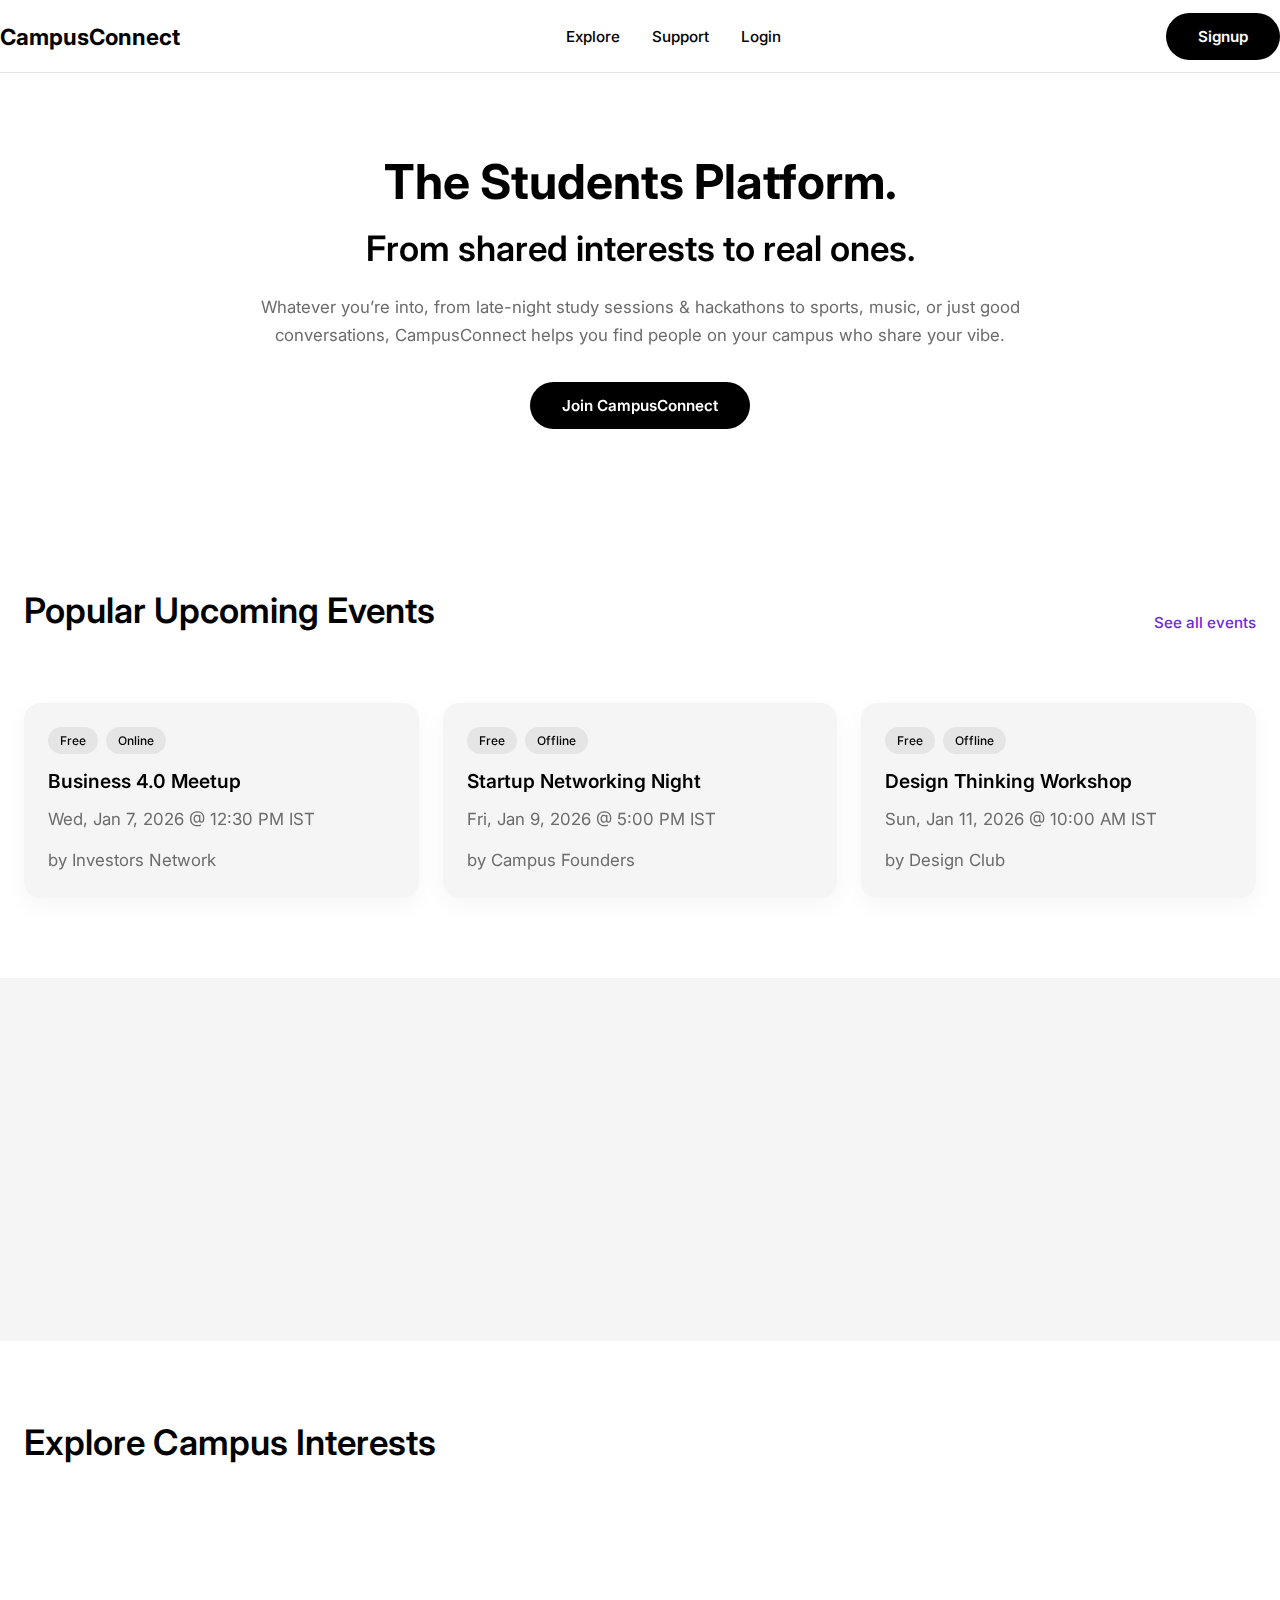
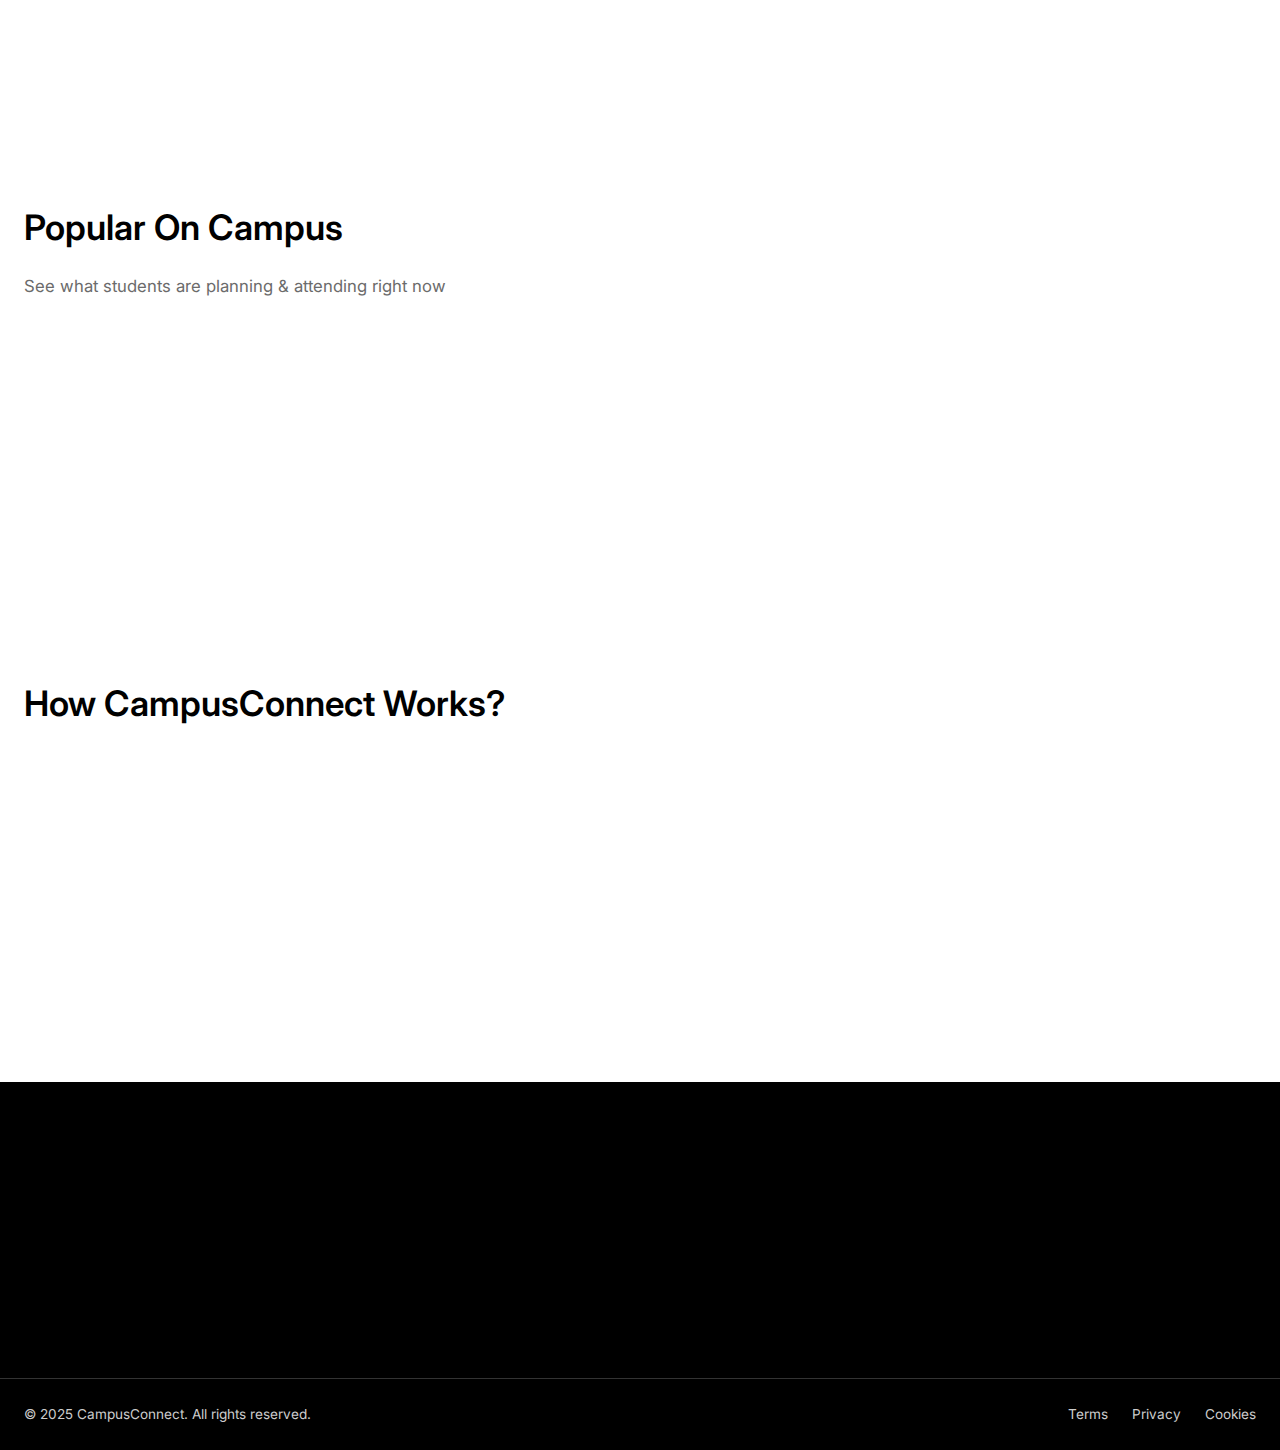
<file: index.html>
<!doctype html>
<html lang="en">
  <head>
    <meta charset="UTF-8" />
    <meta name="viewport" content="width=device-width, initial-scale=1.0" />
    <title>CampusConnect</title>

    <link rel="preconnect" href="https://fonts.googleapis.com" />
    <link rel="preconnect" href="https://fonts.gstatic.com" crossorigin />
    <link
      href="https://fonts.googleapis.com/css2?family=Inter:wght@400;600;700&display=swap"
      rel="stylesheet"
    />

    <link rel="stylesheet" href="frontend/css/style.css" />
    <script src="frontend/js/script.js" defer></script>
  </head>
  <body>
    <!-- navbar -->
    <header class="navbar">
      <div class="container navbar-content">
        <div class="logo">CampusConnect</div>
        <nav class="nav-links">
          <a href="#">Explore</a>
          <a href="#">Support</a>
          <a href="#">Login</a>
        </nav>
        <button class="btn btn-primary">Signup</button>
      </div>
    </header>
    <main>
      <!-- hero section -->
      <section class="section hero">
        <div class="container hero-content fade-up">
          <h1>The Students Platform.</h1>
          <h2>From shared interests to real ones.</h2>
          <p>
            Whatever you’re into, from late-night study sessions & hackathons to
            sports, music, or just good conversations, CampusConnect helps you
            find people on your campus who share your vibe.
          </p>
          <button class="btn btn-primary hero-btn">Join CampusConnect</button>
        </div>
      </section>
      <!-- popular upcoming events -->
      <section class="section events">
        <div class="container">
          <div class="section-header">
            <h2>Popular Upcoming Events</h2>
            <a href="#" class="see-all">See all events</a>
          </div>
          <div class="events-grid">
            <div class="card event-card fade-up" style="transition-delay: 0.1s">
              <div class="event-tags">
                <span class="tag">Free</span>
                <span class="tag">Online</span>
              </div>
              <h3 class="event-title">Business 4.0 Meetup</h3>
              <p class="event-date">Wed, Jan 7, 2026 @ 12:30 PM IST</p>
              <p class="event-organizer">by Investors Network</p>
            </div>
            <div class="card event-card fade-up " style="transition-delay: 0.2s">
              <div class="event-tags">
                <span class="tag">Free</span>
                <span class="tag">Offline</span>
              </div>

              <h3 class="event-title">Startup Networking Night</h3>

              <p class="event-date">Fri, Jan 9, 2026 @ 5:00 PM IST</p>

              <p class="event-organizer">by Campus Founders</p>
            </div>
            <div class="card event-card fade-up" style="transition-delay: 0.3s">
              <div class="event-tags">
                <span class="tag">Free</span>
                <span class="tag">Offline</span>
              </div>

              <h3 class="event-title">Design Thinking Workshop</h3>

              <p class="event-date">Sun, Jan 11, 2026 @ 10:00 AM IST</p>

              <p class="event-organizer">by Design Club</p>
            </div>
          </div>
        </div>
      </section>
      <!-- sub-hero -->
      <section class="section sub-hero">
        <div class="container sub-hero-content fade-up">
          <h2>Join CampusConnect</h2>
          <p>
            Students use CampusConnect to meet new people, discover interests,
            build skills & find their community on campus.
          </p>
          <button class="btn btn-primary sub-hero-btn">SignUp for Free</button>
        </div>
      </section>
      <!-- explore campus interests -->
      <section class="section interests">
        <div class="container">
          <h2>Explore Campus Interests</h2>
          <div class="interests-grid">
            <div class="card interest-card fade-up" style="transition-delay: 0.1s">
              <h3>Tech & Innovation</h3>
              <p>Hackathons, coding clubs, AI, startups & tech talks.</p>
            </div>
            <div class="card interest-card fade-up" style="transition-delay: 0.2s">
              <h3>Career & Professional Growth</h3>
              <p>Workshops, networking, placements & resume building.</p>
            </div>
            <div class="card interest-card fade-up" style="transition-delay: 0.3s">
              <h3>Clubs & Communities</h3>
              <p>Music, dance, art, drama, literature & hobby groups.</p>
            </div>
          </div>
        </div>
      </section>
      <!-- popular on campus -->
      <section class="section popular">
        <div class="container">
          <h2>Popular On Campus</h2>
          <p class="popular-subtext">
            See what students are planning & attending right now
          </p>
          <div class="popular-grid">
            <div class="card popular-card fade-up" style="transition-delay: 0.1s">
              <h3>Hackathons & Tech Events</h3>
              <p>Codeathons, AI meets, startup weekends & tech talks.</p>
            </div>

            <div class="card popular-card fade-up" style="transition-delay: 0.2s">
              <h3>Workshops & Seminars</h3>
              <p>Skill-building sessions, expert talks & certifications.</p>
            </div>

            <div class="card popular-card fade-up" style="transition-delay: 0.3s">
              <h3>Cultural Fests & Shows</h3>
              <p>Dance, music, drama, open mics & cultural nights.</p>
            </div>
            <div class="card popular-card fade-up" style="transition-delay: 0.4s">
              <h3>Sports & Fitness Meets</h3>
              <p>Football matches, yoga sessions, marathons & gym buddies.</p>
            </div>

            <div class="card popular-card fade-up" style="transition-delay: 0.5s">
              <h3>Career & Placement Events</h3>
              <p>Mock interviews, resume reviews & placement prep.</p>
            </div>
          </div>
        </div>
      </section>
      <!-- how it works -->
      <section class="section how-it-works">
        <div class="container">
          <h2>How CampusConnect Works?</h2>
          <div class="steps">
            <div class="card step-card fade-up" style="transition-delay: 0.1s">
              <div class="step-number">1</div>
              <h3>Discover Events & Communities</h3>
              <p>Explore what’s happening on and around your campus.</p>
              <a href="#" class="step-link">Explore Events</a>
            </div>
            <div class="card step-card fade-up" style="transition-delay: 0.2s">
              <div class="step-number">2</div>
              <h3>Find Your People</h3>
              <p>Connect with students who share your interests & goals.</p>
            </div>

            <div class="card step-card fade-up" style="transition-delay: 0.3s">
              <div class="step-number">3</div>
              <h3>Create or Host Events</h3>
              <p>Start a group, host events, or build campus communities.</p>
              <a href="#" class="step-link">Host an Event</a>
            </div>
          </div>
        </div>
      </section>
    </main>
    <!-- footer -->
    <footer class="footer">
      <div class="container footer-content fade-up">
        <!-- brand column -->
        <div class="footer-brand">
          <h3>CampusConnect</h3>
          <p>
            Built by students, for students. Discover events, meet people &
            build campus communities.
          </p>
          <div class="footer-socials">
            <a href="#">LinkedIn</a>
            <a href="#">Instagram</a>
            <a href="#">YouTube</a>
          </div>
        </div>
        <!-- column 1 -->
        <div class="footer-column">
          <h4>Discover</h4>
          <a href="#">Events</a>
          <a href="#">Communities</a>
          <a href="#">Categories</a>
        </div>
        <!-- column 2 -->
        <div class="footer-column">
          <h4>For Students</h4>
          <a href="#">First-year students</a>
          <a href="#">Skill building</a>
          <a href="#">Career prep</a>
        </div>
        <!-- column 3 -->
        <div class="footer-column">
          <h4>For Organizers</h4>
          <a href="#">Host an event</a>
          <a href="#">Create a group</a>
          <a href="#">Campus societies</a>
        </div>
      </div>
      <!-- bottom bar -->
      <div class="footer-bottom">
        <div class="container footer-bottom-content">
          <p>© 2025 CampusConnect. All rights reserved.</p>

          <div class="footer-legal">
            <a href="#">Terms</a>
            <a href="#">Privacy</a>
            <a href="#">Cookies</a>
          </div>
        </div>
      </div>
    </footer>
  </body>
</html>
</file>
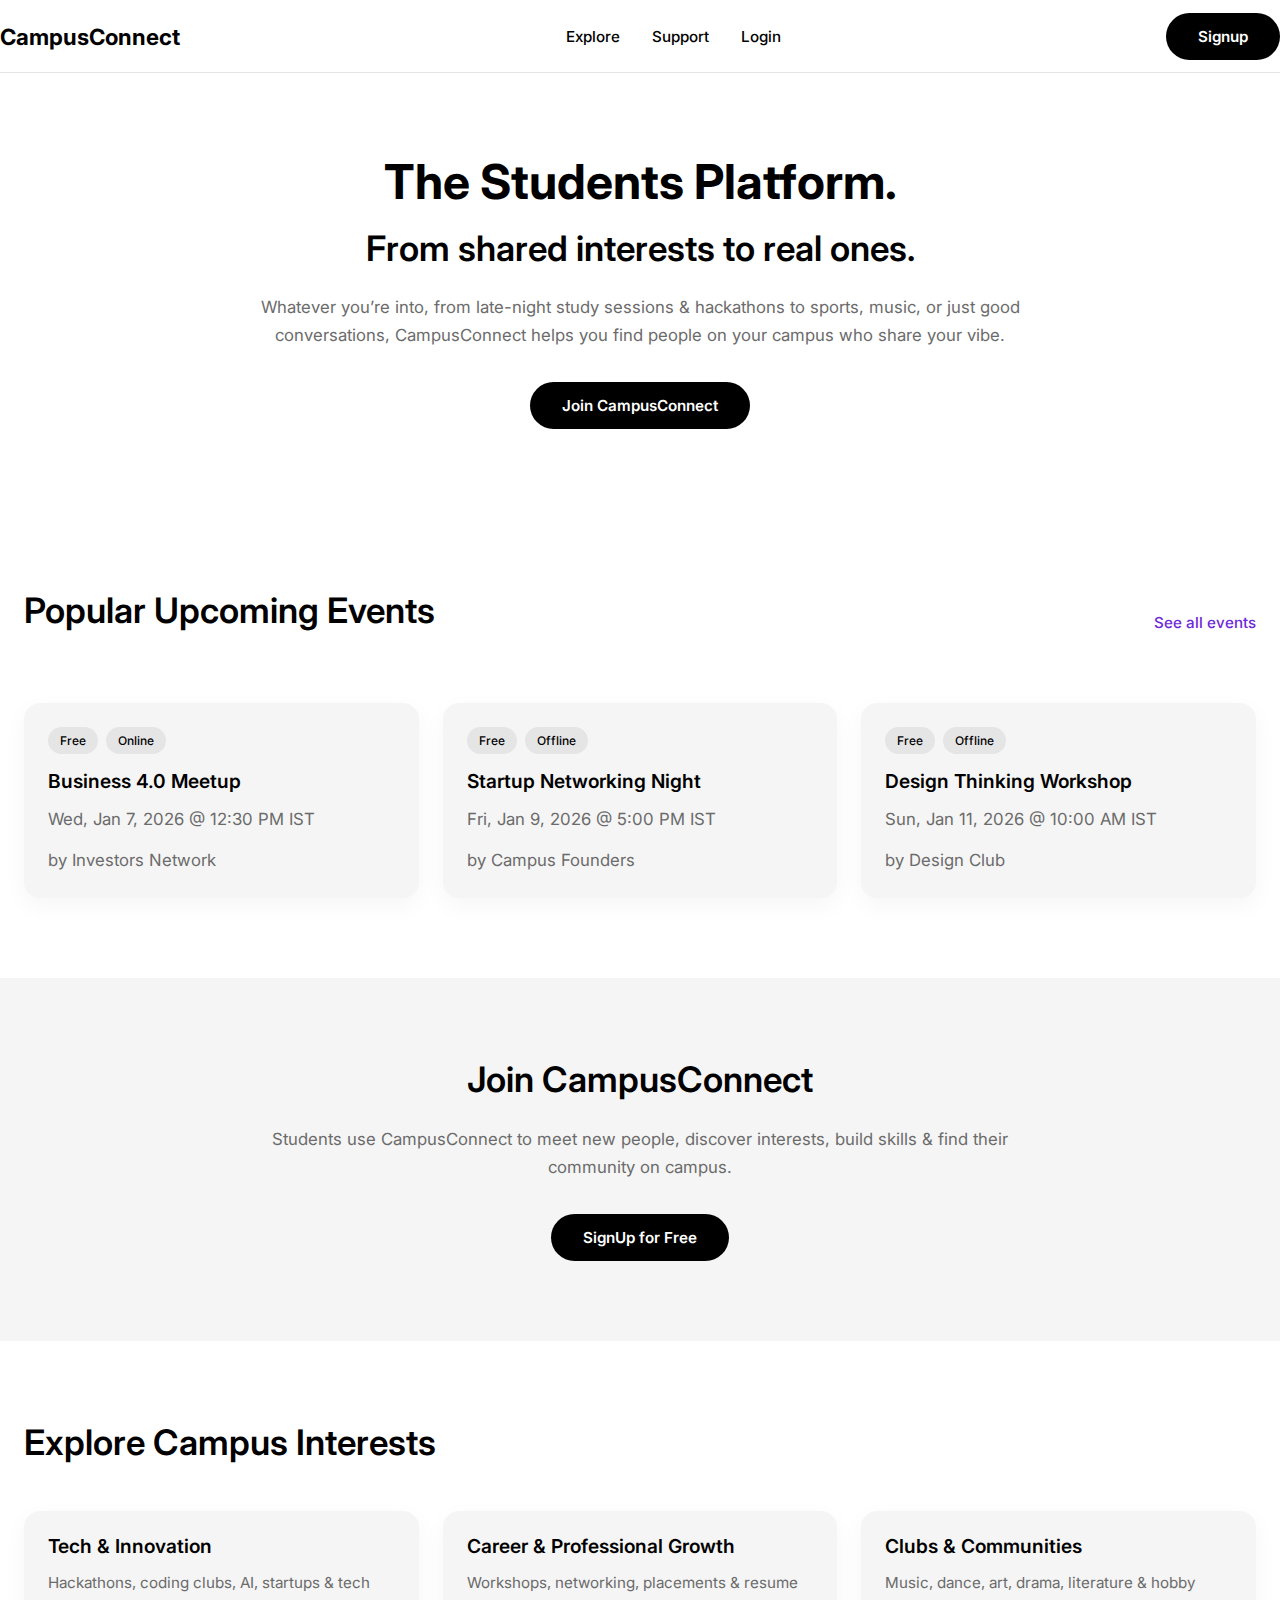
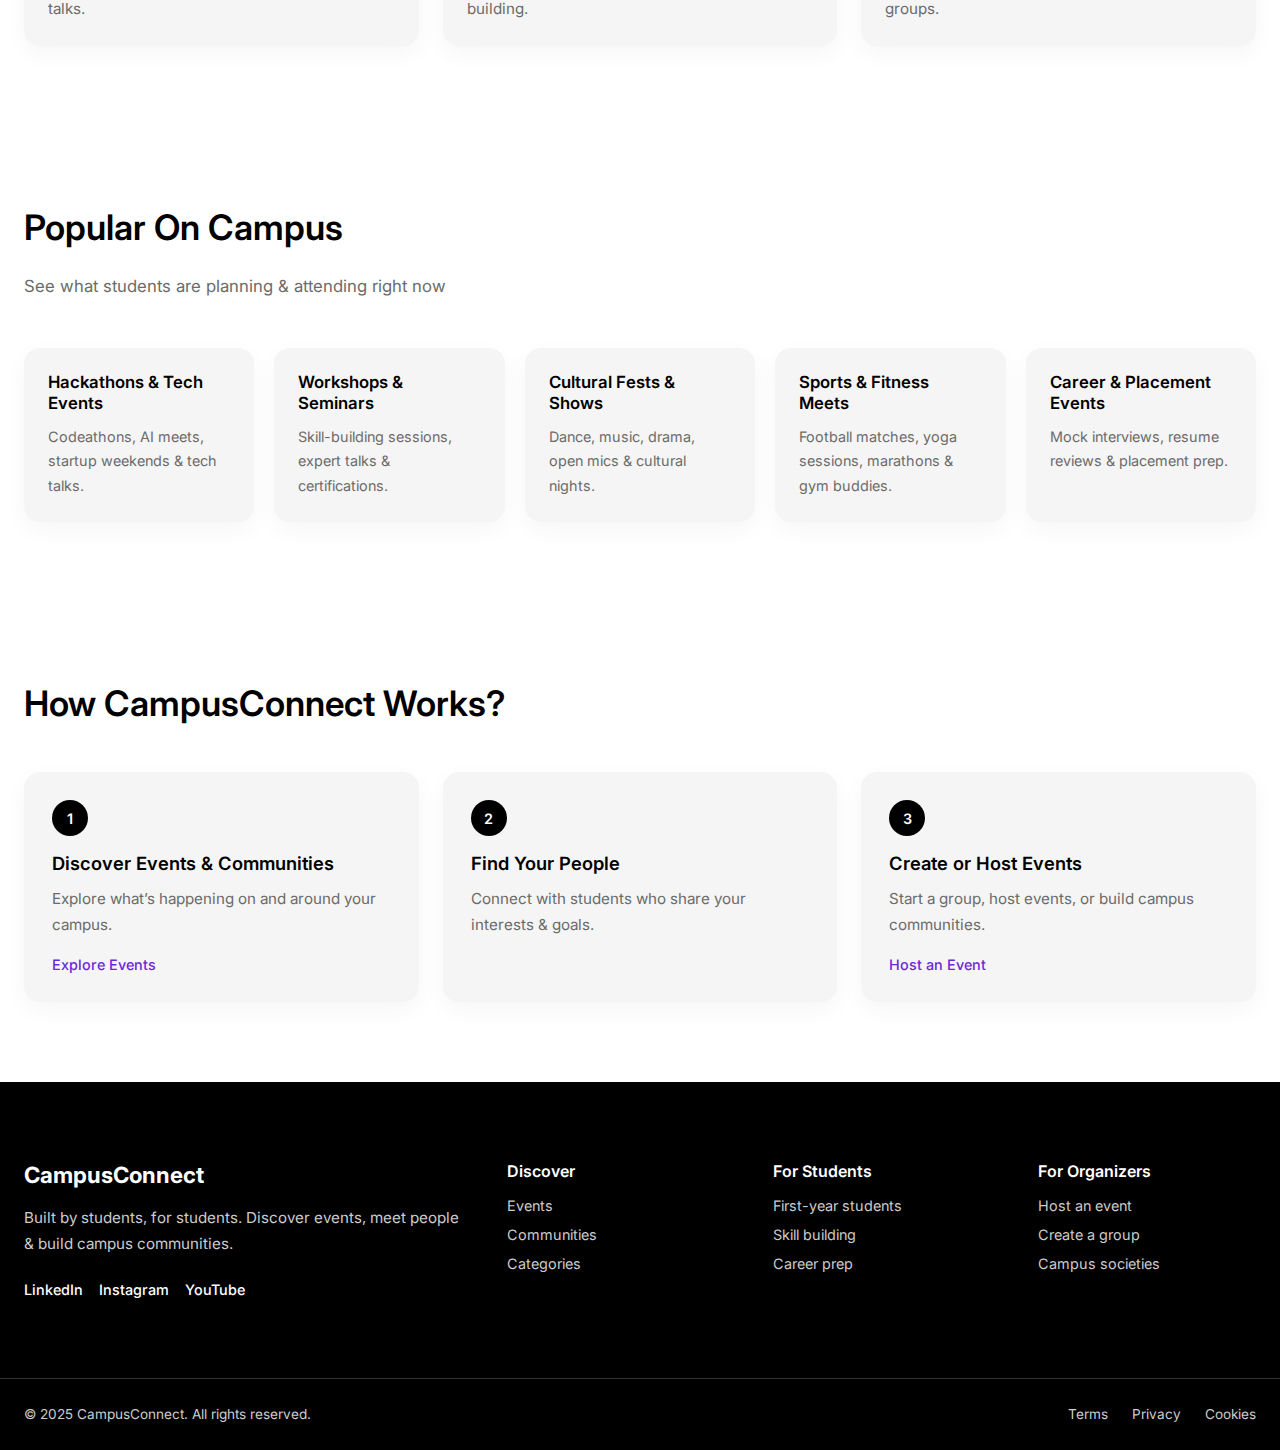
<file: frontend/index.html>
<!doctype html>
<html lang="en">
  <head>
    <meta charset="UTF-8" />
    <meta name="viewport" content="width=device-width, initial-scale=1.0" />
    <title>CampusConnect</title>

    <link rel="preconnect" href="https://fonts.googleapis.com" />
    <link rel="preconnect" href="https://fonts.gstatic.com" crossorigin />
    <link
      href="https://fonts.googleapis.com/css2?family=Inter:wght@400;600;700&display=swap"
      rel="stylesheet"
    />

    <link rel="stylesheet" href="css/style.css" />
    <script src="js/script.js" defer></script>
  </head>
  <body>
    <!-- navbar -->
    <header class="navbar">
      <div class="container navbar-content">
        <div class="logo">CampusConnect</div>
        <nav class="nav-links">
          <a href="#">Explore</a>
          <a href="#">Support</a>
          <a href="#">Login</a>
        </nav>
        <button class="btn btn-primary">Signup</button>
      </div>
    </header>
    <main>
      <!-- hero section -->
      <section class="section hero">
        <div class="container hero-content">
          <h1>The Students Platform.</h1>
          <h2>From shared interests to real ones.</h2>
          <p>
            Whatever you’re into, from late-night study sessions & hackathons to
            sports, music, or just good conversations, CampusConnect helps you
            find people on your campus who share your vibe.
          </p>
          <button class="btn btn-primary hero-btn">Join CampusConnect</button>
        </div>
      </section>
      <!-- popular upcoming events -->
      <section class="section events">
        <div class="container">
          <div class="section-header">
            <h2>Popular Upcoming Events</h2>
            <a href="#" class="see-all">See all events</a>
          </div>
          <div class="events-grid">
            <div class="card event-card">
              <div class="event-tags">
                <span class="tag">Free</span>
                <span class="tag">Online</span>
              </div>
              <h3 class="event-title">Business 4.0 Meetup</h3>
              <p class="event-date">Wed, Jan 7, 2026 @ 12:30 PM IST</p>
              <p class="event-organizer">by Investors Network</p>
            </div>
            <div class="card event-card">
              <div class="event-tags">
                <span class="tag">Free</span>
                <span class="tag">Offline</span>
              </div>

              <h3 class="event-title">Startup Networking Night</h3>

              <p class="event-date">Fri, Jan 9, 2026 @ 5:00 PM IST</p>

              <p class="event-organizer">by Campus Founders</p>
            </div>
            <div class="card event-card">
              <div class="event-tags">
                <span class="tag">Free</span>
                <span class="tag">Offline</span>
              </div>

              <h3 class="event-title">Design Thinking Workshop</h3>

              <p class="event-date">Sun, Jan 11, 2026 @ 10:00 AM IST</p>

              <p class="event-organizer">by Design Club</p>
            </div>
          </div>
        </div>
      </section>
      <!-- sub-hero -->
      <section class="section sub-hero">
        <div class="container sub-hero-content">
          <h2>Join CampusConnect</h2>
          <p>
            Students use CampusConnect to meet new people, discover interests,
            build skills & find their community on campus.
          </p>
          <button class="btn btn-primary sub-hero-btn">SignUp for Free</button>
        </div>
      </section>
      <!-- explore campus interests -->
      <section class="section interests">
        <div class="container">
          <h2>Explore Campus Interests</h2>
          <div class="interests-grid">
            <div class="card interest-card">
              <h3>Tech & Innovation</h3>
              <p>Hackathons, coding clubs, AI, startups & tech talks.</p>
            </div>
            <div class="card interest-card">
              <h3>Career & Professional Growth</h3>
              <p>Workshops, networking, placements & resume building.</p>
            </div>
            <div class="card interest-card">
              <h3>Clubs & Communities</h3>
              <p>Music, dance, art, drama, literature & hobby groups.</p>
            </div>
          </div>
        </div>
      </section>
      <!-- popular on campus -->
      <section class="section popular">
        <div class="container">
          <h2>Popular On Campus</h2>
          <p class="popular-subtext">
            See what students are planning & attending right now
          </p>
          <div class="popular-grid">
            <div class="card popular-card">
              <h3>Hackathons & Tech Events</h3>
              <p>Codeathons, AI meets, startup weekends & tech talks.</p>
            </div>

            <div class="card popular-card">
              <h3>Workshops & Seminars</h3>
              <p>Skill-building sessions, expert talks & certifications.</p>
            </div>

            <div class="card popular-card">
              <h3>Cultural Fests & Shows</h3>
              <p>Dance, music, drama, open mics & cultural nights.</p>
            </div>
            <div class="card popular-card">
              <h3>Sports & Fitness Meets</h3>
              <p>Football matches, yoga sessions, marathons & gym buddies.</p>
            </div>

            <div class="card popular-card">
              <h3>Career & Placement Events</h3>
              <p>Mock interviews, resume reviews & placement prep.</p>
            </div>
          </div>
        </div>
      </section>
      <!-- how it works -->
      <section class="section how-it-works">
        <div class="container">
          <h2>How CampusConnect Works?</h2>
          <div class="steps">
            <div class="card step-card">
              <div class="step-number">1</div>
              <h3>Discover Events & Communities</h3>
              <p>Explore what’s happening on and around your campus.</p>
              <a href="#" class="step-link">Explore Events</a>
            </div>
            <div class="card step-card">
              <div class="step-number">2</div>
              <h3>Find Your People</h3>
              <p>Connect with students who share your interests & goals.</p>
            </div>

            <div class="card step-card">
              <div class="step-number">3</div>
              <h3>Create or Host Events</h3>
              <p>Start a group, host events, or build campus communities.</p>
              <a href="#" class="step-link">Host an Event</a>
            </div>
          </div>
        </div>
      </section>
    </main>
    <!-- footer -->
    <footer class="footer">
      <div class="container footer-content">
        <!-- brand column -->
        <div class="footer-brand">
          <h3>CampusConnect</h3>
          <p>
            Built by students, for students. Discover events, meet people &
            build campus communities.
          </p>
          <div class="footer-socials">
            <a href="#">LinkedIn</a>
            <a href="#">Instagram</a>
            <a href="#">YouTube</a>
          </div>
        </div>
        <!-- column 1 -->
        <div class="footer-column">
          <h4>Discover</h4>
          <a href="#">Events</a>
          <a href="#">Communities</a>
          <a href="#">Categories</a>
        </div>
        <!-- column 2 -->
        <div class="footer-column">
          <h4>For Students</h4>
          <a href="#">First-year students</a>
          <a href="#">Skill building</a>
          <a href="#">Career prep</a>
        </div>
        <!-- column 3 -->
        <div class="footer-column">
          <h4>For Organizers</h4>
          <a href="#">Host an event</a>
          <a href="#">Create a group</a>
          <a href="#">Campus societies</a>
        </div>
      </div>
      <!-- bottom bar -->
      <div class="footer-bottom">
        <div class="container footer-bottom-content">
          <p>© 2025 CampusConnect. All rights reserved.</p>

          <div class="footer-legal">
            <a href="#">Terms</a>
            <a href="#">Privacy</a>
            <a href="#">Cookies</a>
          </div>
        </div>
      </div>
    </footer>
  </body>
</html>
</file>
<file: frontend/css/style.css>
* {
  margin: 0;
  padding: 0;
  box-sizing: border-box;
}

html,
body {
  height: 100%;
  width: 100%;
}

body {
  font-family: "Inter", sans-serif;
}

.section {
  padding: 80px 24px;
}

.conatiner {
  max-width: 1200px;
  margin: 0 auto;
}

.btn {
  padding: 12px 24px;
  cursor: pointer;
  border: none;
  background: none;
  font-family: inherit;
}

.card {
  padding: 24px;
  background: #f5f5f5;
  border-radius: 16px;
  box-shadow: 0 8px 24px rgba(0, 0, 0, 0.04);
  margin-top: 16px;
}

.card:hover {
  transform: translateY(-6px);
  box-shadow: 0 16px 40px rgba(0, 0, 0, 0.08);
}

h1, h2, h3, h4{
    line-height: 1.2;
}

p{
    line-height: 1.7;
}

.section h2{
    font-size: 2.2rem;
    font-weight: 600;
    color: #000000;
    margin-bottom: 24px;
}

.section p {
  font-size: 1.05rem;
  color: #6b6b6b;
  margin-top: 12px;
}

.card h3{
    margin-bottom: 12px;
}

.card p{
    margin-bottom: 0;
}

.event-card h3,
.interest-card h3,
.popular-card h3,
.step-card h3 {
  margin-top: 0;
}

.card,
.btn {
  transition: all 0.3s ease;
}

.event-card,
.interest-card,
.popular-card,
.step-card {
  padding: 28px;
}

/* navbar */

.navbar {
  background: #ffffff;
  border-bottom: 1px solid #e5e5e5;
}

.navbar-content {
  display: flex;
  align-items: center;
  justify-content: space-between;
  height: 72px;
}

.logo {
  font-size: 1.4rem;
  font-weight: 700;
  color: #000000;
}

.nav-links {
  display: flex;
  gap: 32px;
}

.nav-links a {
  text-decoration: none;
  color: #000000;
  font-size: 0.95rem;
  font-weight: 500;
}

.nav-links a:hover {
  text-decoration: underline;
}

.btn-primary {
  background: #000000;
  color: #ffffff;
  padding: 14px 32px;
  border-radius: 999px;
  font-size: 0.95rem;
  font-weight: 600;
  border: none;
}

.btn-primary:hover{
    transform: translateY(-2px);
    box-shadow: 0 10px 24px rgba(0, 0, 0, 0.25);
}

.navbar .conatiner {
  padding-left: 24px;
  padding-right: 24px;
}

/* hero section */

.hero {
  background: #ffffff;
}

.hero-content {
  max-width: 800px;
  margin: 0 auto;
  text-align: center;
}

.hero h1 {
  font-size: 3rem; /* 48px */
  font-weight: 700;
  color: #000000;
  margin-bottom: 16px;
}

.hero h2 {
  /* font-size: 1.6rem; 
  font-weight: 500;
  color: #000000; */
  margin-top: 0;
  margin-bottom: 24px;
}

.hero p {
  /* font-size: 1.05rem; 
  line-height: 1.7;
  color: #6b6b6b; */
  margin-top: 0;
}

.hero-btn {
  margin-top: 32px;
}

/* events section */

.section-header {
  display: flex;
  align-items: center;
  justify-content: space-between;
  margin-bottom: 32px;
}

/* .section-header h2 {
  font-size: 2.2rem;
  font-weight: 600;
  color: #000000;
} */

.see-all {
  font-size: 0.95rem;
  color: #6d28d9; /* accent purple */
  text-decoration: none;
  font-weight: 500;
}

.see-all:hover {
  text-decoration: underline;
}

.events-grid {
  display: grid;
  grid-template-columns: repeat(3, 1fr);
  gap: 24px;
}

.event-card {
  background: #f5f5f5;
  border-radius: 16px;
  padding: 24px;
}

.event-tags {
  display: flex;
  gap: 8px;
  margin-bottom: 16px;
}

.tag {
  background: #e5e5e5;
  color: #000000;
  font-size: 0.75rem;
  padding: 6px 12px;
  border-radius: 999px;
  font-weight: 500;
}

.event-title {
  font-size: 1.2rem;
  font-weight: 600;
  margin-bottom: 12px;
  color: #000000;
}

.event-date {
  font-size: 0.9rem;
  color: #6b6b6b;
  margin-bottom: 8px;
}

.event-organizer {
  font-size: 0.9rem;
  color: #6b6b6b;
}

.event-card:hover {
  transform: translateY(-4px);
}

/* sub hero section */

.sub-hero {
  background: #f5f5f5;
}

.sub-hero-content {
  max-width: 800px;
  margin: 0 auto;
  text-align: center;
}

/* .sub-hero h2 {
  font-size: 2.2rem;
  font-weight: 600;
  color: #000000;
} */

.sub-hero p {
  /* font-size: 1.05rem;
  line-height: 1.7;
  color: #6b6b6b; */
  margin-top: 24px;
}

.sub-hero-btn {
  margin-top: 32px;
}

/* interests section */

.interests h2 {
  /* font-size: 2.2rem;
  font-weight: 600;
  color: #000000; */
  margin-bottom: 32px;
}

.interests-grid {
  display: grid;
  grid-template-columns: repeat(3, 1fr);
  gap: 24px;
}

.interest-card {
  background: #f5f5f5;
  border-radius: 16px;
  padding: 24px;
}

.interest-card h3 {
  font-size: 1.2rem;
  font-weight: 600;
  color: #000000;
  margin-bottom: 12px;
}

.interest-card p {
  font-size: 0.95rem;
  /* line-height: 1.6;
  color: #6b6b6b; */
}

.interest-card:hover {
  transform: translateY(-4px);
}

/* popular on campus */

/* .popular h2 {
  font-size: 2.2rem;
  font-weight: 600;
  color: #000000;
} */

.popular-subtext {
  /* font-size: 1rem;
  color: #6b6b6b; */
  margin-top: 12px;
  margin-bottom: 32px;
}

.popular-grid {
  display: grid;
  grid-template-columns: repeat(5, 1fr);
  gap: 20px;
}

.popular-card {
  background: #f5f5f5;
  border-radius: 16px;
  padding: 24px;
}

.popular-card h3 {
  font-size: 1.05rem;
  font-weight: 600;
  color: #000000;
  margin-bottom: 12px;
}

.popular-card p {
  font-size: 0.9rem;
  /* line-height: 1.6;
  color: #6b6b6b; */
}

.popular-card:hover {
  transform: translateY(-4px);
}

/* how it works */

.how-it-works h2 {
  /* font-size: 2.2rem;
  font-weight: 600;
  color: #000000; */
  margin-bottom: 32px;
}

.steps {
  display: grid;
  grid-template-columns: repeat(3, 1fr);
  gap: 24px;
}

.step-card {
  background: #f5f5f5;
  border-radius: 16px;
  padding: 28px;
}

.step-number {
  width: 36px;
  height: 36px;
  border-radius: 50%;
  background: #000000;
  color: #ffffff;
  display: flex;
  align-items: center;
  justify-content: center;
  font-size: 0.9rem;
  font-weight: 600;
  margin-bottom: 16px;
}

.step-card h3 {
  font-size: 1.15rem;
  font-weight: 600;
  color: #000000;
  margin-bottom: 12px;
}

.step-card p {
  font-size: 0.95rem;
  /* line-height: 1.6;
  color: #6b6b6b; */
  margin-bottom: 16px;
}

.step-link {
  font-size: 0.9rem;
  color: #6d28d9;
  text-decoration: none;
  font-weight: 500;
}

.step-link:hover {
  text-decoration: underline;
}

.step-card:hover {
  transform: translateY(-4px);
}

/* footer */

.footer {
  background: #000000;
  color: #ffffff;
}

.footer-content {
  display: grid;
  grid-template-columns: 2fr 1fr 1fr 1fr;
  gap: 48px;
  padding: 80px 24px;
}

.footer-brand h3 {
  font-size: 1.4rem;
  font-weight: 700;
  margin-bottom: 16px;
}

.footer-brand p {
  font-size: 0.95rem;
  /* line-height: 1.6; */
  color: #cccccc;
  margin-bottom: 24px;
}

.footer-socials {
  display: flex;
  gap: 16px;
}

.footer-socials a {
  font-size: 0.9rem;
  color: #ffffff;
  text-decoration: none;
  font-weight: 500;
}

.footer-socials a:hover {
  text-decoration: underline;
}

.footer-column h4 {
  font-size: 1rem;
  font-weight: 600;
  margin-bottom: 16px;
}

.footer-column a {
  display: block;
  font-size: 0.9rem;
  color: #cccccc;
  text-decoration: none;
  margin-bottom: 12px;
}


.footer-column a:hover {
  color: #ffffff;
}

.footer-bottom {
  border-top: 1px solid #333333;
}

.footer-bottom-content {
  display: flex;
  align-items: center;
  justify-content: space-between;
  padding: 24px 24px;
}

.footer-bottom p {
  font-size: 0.85rem;
  color: #cccccc;
}

.footer-legal {
  display: flex;
  gap: 24px;
}

.footer-legal a {
  font-size: 0.85rem;
  color: #cccccc;
  text-decoration: none;
}

.footer-legal a:hover {
  color: #ffffff;
}

/* micro animations */

.fade-up {
    opacity: 0;
    filter: blur(2px);
    transform: translateY(30px);
    transition: all 0.8s ease;
    transition-delay: 0.1s;
}

.fade-up.show{
    opacity: 1;
    filter: blur(0);
    transform: translateY(0);
}

/* mobile responsiveness */

@media (max-width: 768px){
    .navbar-content{
        flex-direction: column;
        align-items: flex-start;
        height: auto;
        padding: 16px 0;
        gap: 16px;
    }
    .nav-links{
        gap: 16px;
    }
    .hero h1{
        font-size: 2.2rem;
    }
    .hero h2{
        font-size: 1.3rem;
    }
    .hero p{
        font-size: 1rem;
    }
    .events-grid{
        grid-template-columns: 1fr;
    }
    .sub-hero{
        padding: 64px 24px;
    }
    .interests-grid{
        grid-template-columns: 1fr;
    }
    .popular-grid{
        grid-template-columns: repeat(2, 1fr);
    }
    .steps{
        grid-template-columns: 1fr;
    }
    .footer-content{
        grid-template-columns: 1fr;
        gap: 32px;
    }
    .footer-bottom-content{
        flex-direction: column;
        gap: 16px;
        text-align: center;
    }
    .section{
        padding: 64px 20px;
    }
}
</file>
